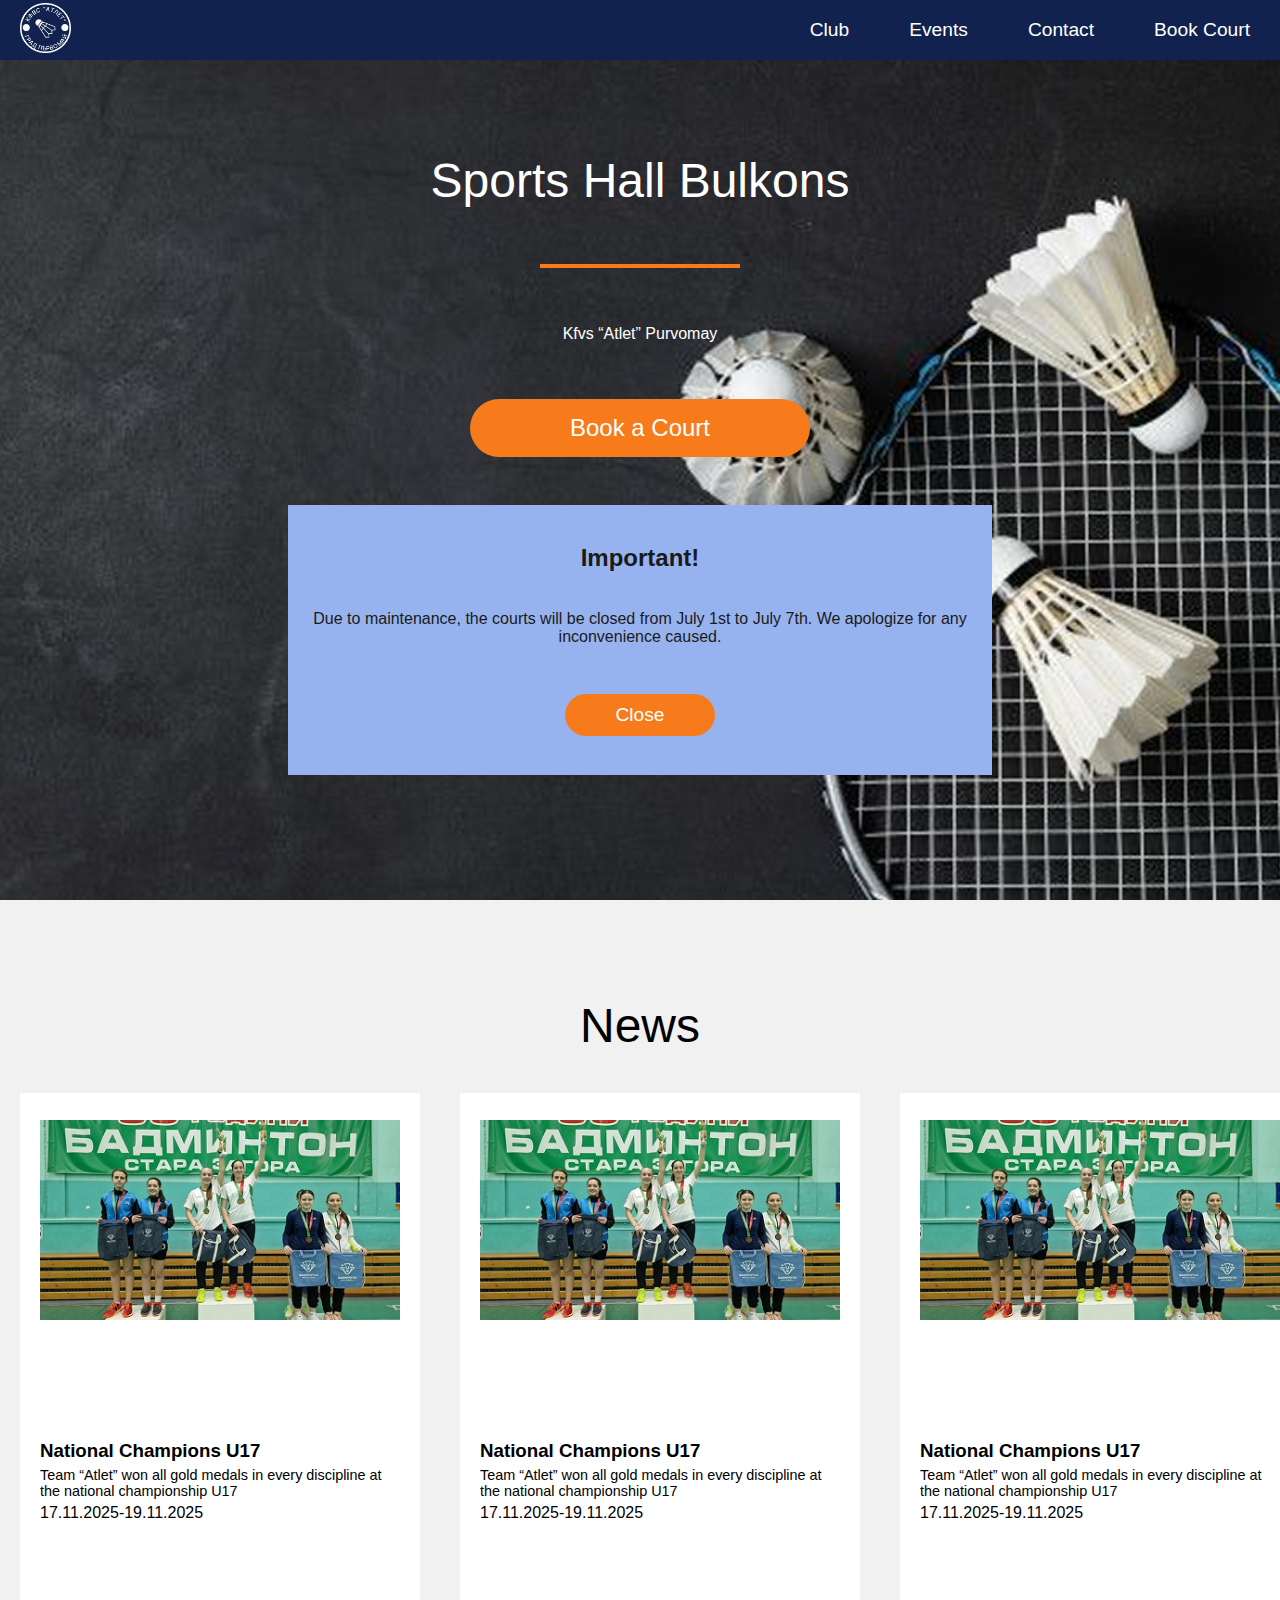
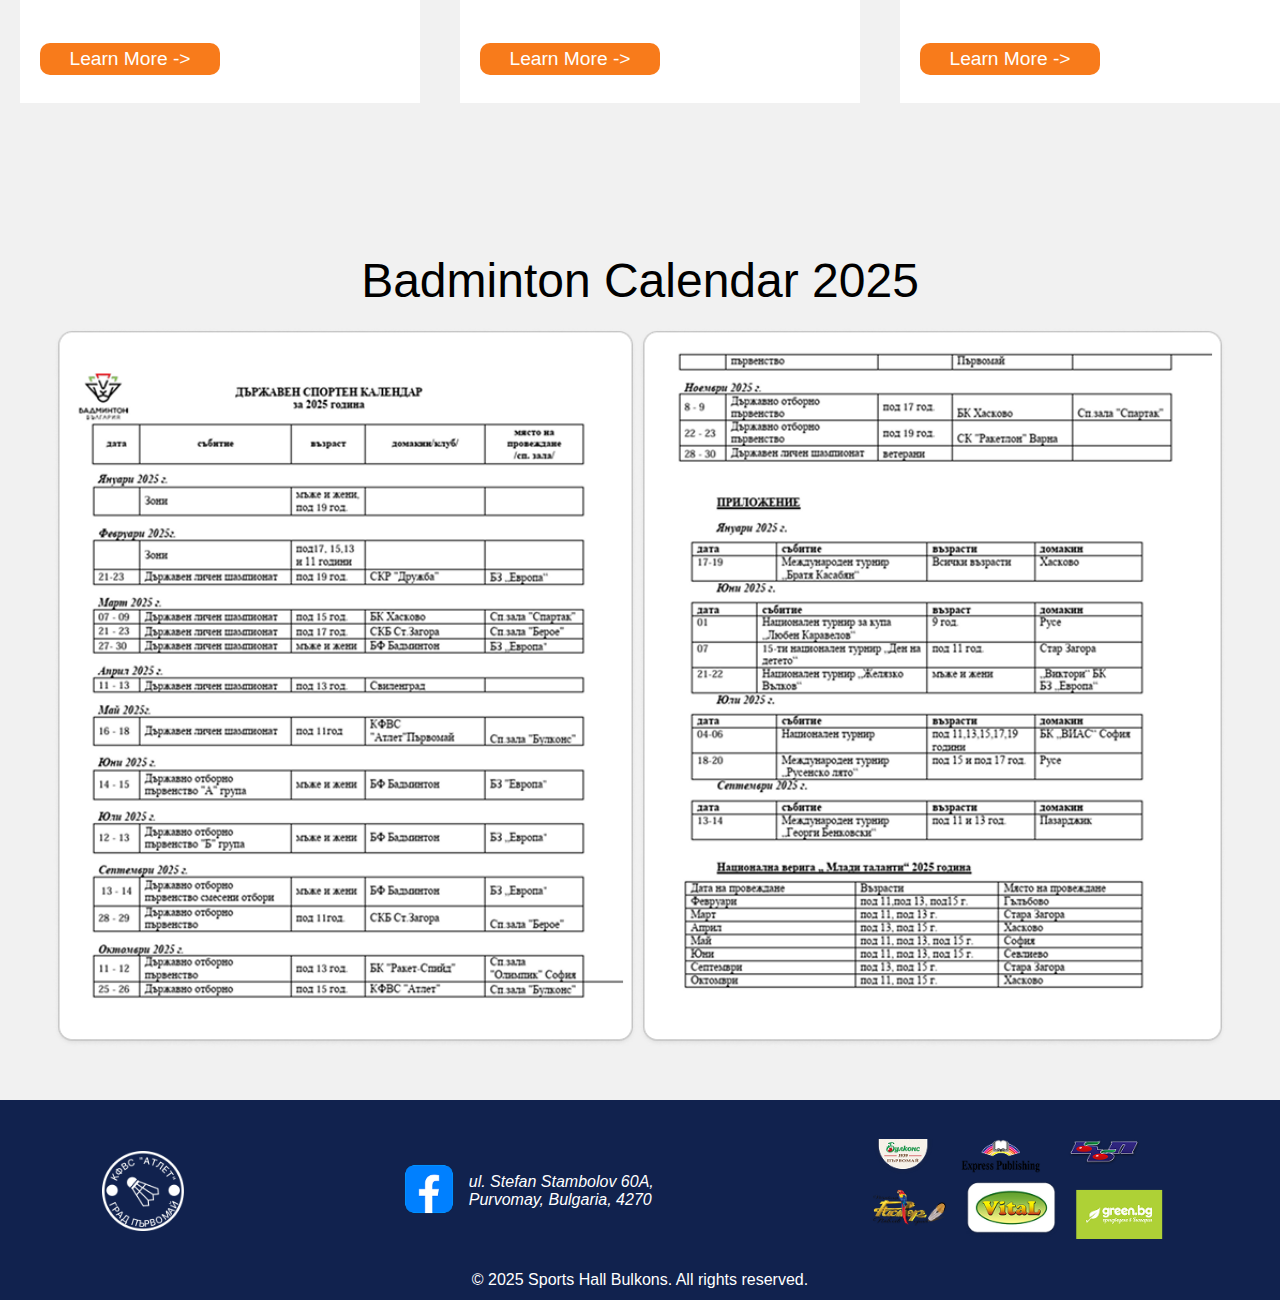
<file: index.html>
<!DOCTYPE html>
<html lang="en">

<head>
    <meta charset="UTF-8">
    <meta name="viewport" content="width=device-width, initial-scale=1.0">
    <link rel="stylesheet" href="styles.css">
    <title>Document</title>
</head>

<body>
    <header>
        <nav>
            <div>
                <a href="index.html">
                    <img src="img/logo.png" alt="Logo" class="logo">
                </a>
            </div>
            <div class="nav-links">
                <a href="club.html">Club</a>
                <a href="events.html">Events</a>
                <a href="contact.html">Contact</a>
                <a href="book.html">Book Court</a>
        </nav>
    </header>
    <section class="hero">
        <div class="hero-top">
            <h1>Sports Hall Bulkons</h1>
            <hr>
            <p>Kfvs “Atlet” Purvomay</p>
            <a href="book.html" class="btn">Book a Court</a>
        </div>
        <div class="announcement">
            <h3>Important!</h3>
            <p>Due to maintenance, the courts will be closed from July 1st to July 7th. We apologize for any
                inconvenience caused.</p>
            <a href="#" class="btn">Close</a>
        </div>
    </section>
    <section class="news">
        <h2>News</h2>
        <div class="news-cards">
            <div class="news-card">
                <img src="img/news1.png" alt="News Image 1">
                <div class="news-content">
                    <h3>National Champions U17</h3>
                    <p>Team “Atlet” won all gold medals in every discipline at the national championship U17</p>
                    <date>17.11.2025-19.11.2025</date>
                </div>
                <a href="#" class="btn">Learn More -></a>

            </div>
            <div class="news-card">
                <img src="img/news1.png" alt="News Image 1">
                <div class="news-content">
                    <h3>National Champions U17</h3>
                    <p>Team “Atlet” won all gold medals in every discipline at the national championship U17</p>
                    <date>17.11.2025-19.11.2025</date>
                </div>
                <a href="#" class="btn">Learn More -></a>

            </div>
            <div class="news-card">
                <img src="img/news1.png" alt="News Image 1">
                <div class="news-content">
                    <h3>National Champions U17</h3>
                    <p>Team “Atlet” won all gold medals in every discipline at the national championship U17</p>
                    <date>17.11.2025-19.11.2025</date>
                </div>
                <a href="#" class="btn">Learn More -></a>

            </div>
        </div>

    </section>
    <section class="calendars">
        <h2>Badminton Calendar 2025</h2>
        <div>
            <img src="img/cal1.png" alt="Calendar Image">
            <img src="img/cal2.png" alt="Calendar Image">
        </div>

    </section>
    <footer>
        <div class="footer-top">
            <img class="logo2" src="img/logo.png" alt="Logo">
            <nav>
                <a class="fb" href="https://www.facebook.com/sportshallbulkons/" target="_blank">
                    <img src="img/fb.png" alt="Facebook Icon">
                </a>
                <address class="address">ul. Stefan Stambolov 60A,
                    Purvomay, Bulgaria, 4270</address>
            </nav>
            <div>
                <img class="sponsors-img" src="img/sponsors.png" alt="Sponsors Images">
            </div>
        </div>
        <p>&copy; 2025 Sports Hall Bulkons. All rights reserved.</p>
    </footer>
</body>

</html>
</file>
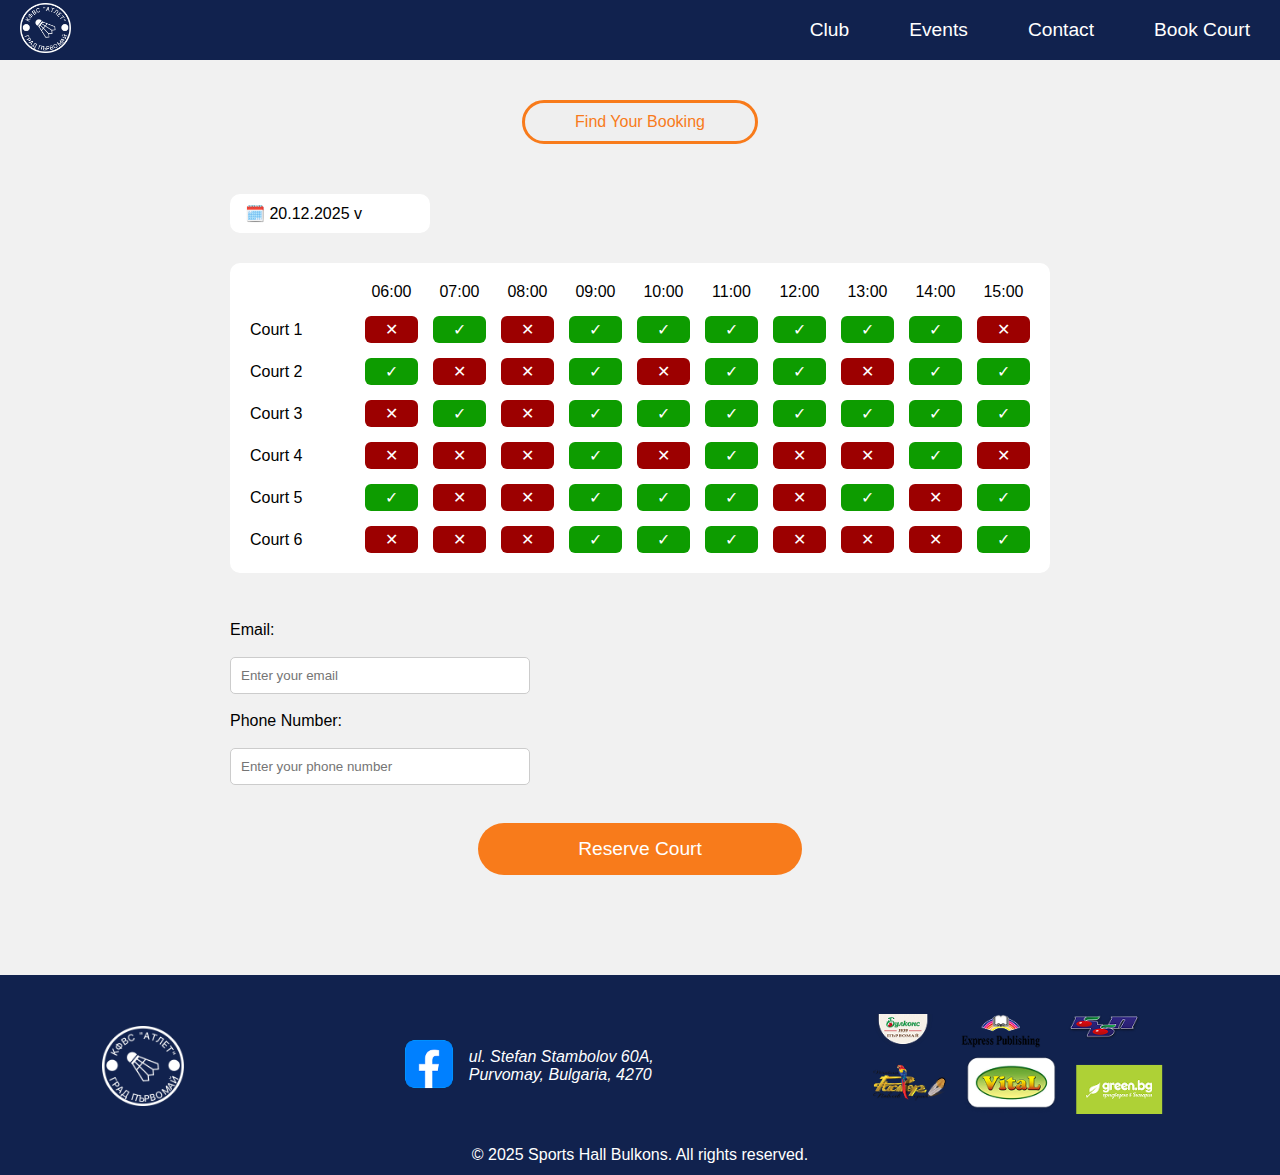
<file: book.html>
<!DOCTYPE html>
<html lang="en">

<head>
    <meta charset="UTF-8">
    <meta name="viewport" content="width=device-width, initial-scale=1.0">
    <link rel="stylesheet" href="styles.css">
    <title>Document</title>
</head>

<body>
    <header>
        <nav>
            <div>
                <a href="index.html">
                    <img src="/img/logo.png" alt="Logo" class="logo">
                </a>
            </div>
            <div class="nav-links">
                <a href="club.html">Club</a>
                <a href="events.html">Events</a>
                <a href="contact.html">Contact</a>
                <a href="book.html">Book Court</a>
        </nav>
    </header>

    <div class="booking-page">
        <button class="find-booking">Find Your Booking</button>
        <div class="booking-container">
            <div class="choose-date">
                <p>🗓️ 20.12.2025 v</p>
            </div>
            <div class="schedule">
                <!-- time headers -->
                <div class="header"></div>
                <div class="header">06:00</div>
                <div class="header">07:00</div>
                <div class="header">08:00</div>
                <div class="header">09:00</div>
                <div class="header">10:00</div>
                <div class="header">11:00</div>
                <div class="header">12:00</div>
                <div class="header">13:00</div>
                <div class="header">14:00</div>
                <div class="header">15:00</div>

                <!-- Court 1 -->
                <div class="court">Court 1</div>
                <div class="slot unavailable">✕</div>
                <div class="slot available">✓</div>
                <div class="slot unavailable">✕</div>
                <div class="slot available">✓</div>
                <div class="slot available">✓</div>
                <div class="slot available">✓</div>
                <div class="slot available">✓</div>
                <div class="slot available">✓</div>
                <div class="slot available">✓</div>
                <div class="slot unavailable">✕</div>

                <!-- Court 2 -->
                <div class="court">Court 2</div>
                <div class="slot available">✓</div>
                <div class="slot unavailable">✕</div>
                <div class="slot unavailable">✕</div>
                <div class="slot available">✓</div>
                <div class="slot unavailable">✕</div>
                <div class="slot available">✓</div>
                <div class="slot available">✓</div>
                <div class="slot unavailable">✕</div>
                <div class="slot available">✓</div>
                <div class="slot available">✓</div>

                <!-- Court 3 -->
                <div class="court">Court 3</div>
                <div class="slot unavailable">✕</div>
                <div class="slot available">✓</div>
                <div class="slot unavailable">✕</div>
                <div class="slot available">✓</div>
                <div class="slot available">✓</div>
                <div class="slot available">✓</div>
                <div class="slot available">✓</div>
                <div class="slot available">✓</div>
                <div class="slot available">✓</div>
                <div class="slot available">✓</div>

                <!-- Court 4 -->
                <div class="court">Court 4</div>
                <div class="slot unavailable">✕</div>
                <div class="slot unavailable">✕</div>
                <div class="slot unavailable">✕</div>
                <div class="slot available">✓</div>
                <div class="slot unavailable">✕</div>
                <div class="slot available">✓</div>
                <div class="slot unavailable">✕</div>
                <div class="slot unavailable">✕</div>
                <div class="slot available">✓</div>
                <div class="slot unavailable">✕</div>

                <!-- Court 5 -->
                <div class="court">Court 5</div>
                <div class="slot available">✓</div>
                <div class="slot unavailable">✕</div>
                <div class="slot unavailable">✕</div>
                <div class="slot available">✓</div>
                <div class="slot available">✓</div>
                <div class="slot available">✓</div>
                <div class="slot unavailable">✕</div>
                <div class="slot available">✓</div>
                <div class="slot unavailable">✕</div>
                <div class="slot available">✓</div>

                <!-- Court 6 -->
                <div class="court">Court 6</div>
                <div class="slot unavailable">✕</div>
                <div class="slot unavailable">✕</div>
                <div class="slot unavailable">✕</div>
                <div class="slot available">✓</div>
                <div class="slot available">✓</div>
                <div class="slot available">✓</div>
                <div class="slot unavailable">✕</div>
                <div class="slot unavailable">✕</div>
                <div class="slot unavailable">✕</div>
                <div class="slot available">✓</div>
            </div>

            <div class="fill-info">
                <label for="email">Email:</label>
                <input type="email" id="email" name="email" placeholder="Enter your email">
                <label for="phone">Phone Number:</label>
                <input type="tel" id="phone" name="phone" placeholder="Enter your phone number">
            </div>
        </div>
        <button class="reserve">Reserve Court</button>

    </div>
    <footer>
        <div class="footer-top">
            <img class="logo2" src="/img/logo.png" alt="Logo">
            <nav>
                <a class="fb" href="https://www.facebook.com/sportshallbulkons/" target="_blank">
                    <img src="/img/fb.png" alt="Facebook Icon">
                </a>
                <address class="address">ul. Stefan Stambolov 60A,
                    Purvomay, Bulgaria, 4270</address>
            </nav>
            <div>
                <img class="sponsors-img" src="img/sponsors.png" alt="Sponsors Images">
            </div>
        </div>
        <p>&copy; 2025 Sports Hall Bulkons. All rights reserved.</p>
    </footer>
</body>

</html>
</file>
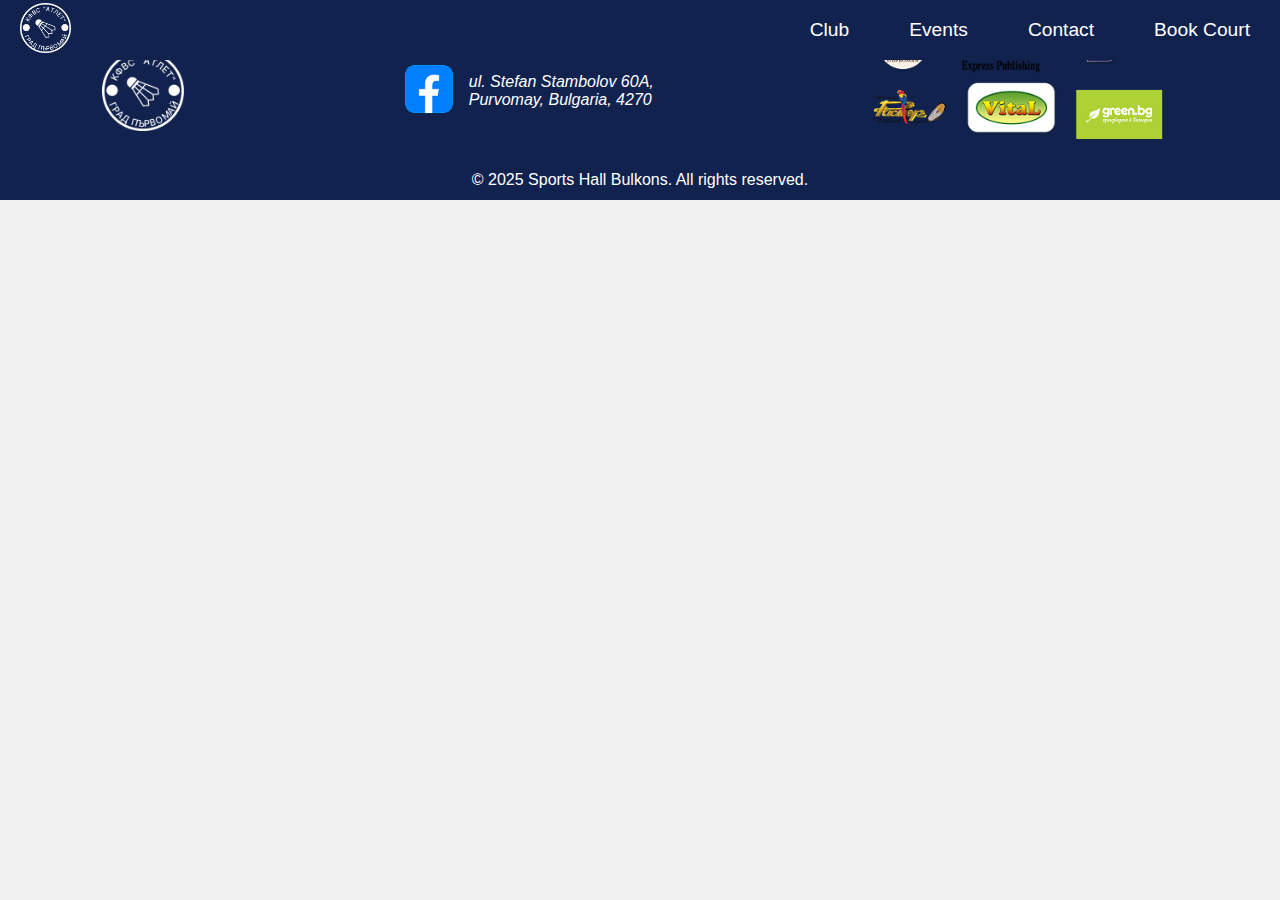
<file: club.html>
<!DOCTYPE html>
<html lang="en">
<head>
    <meta charset="UTF-8">
    <meta name="viewport" content="width=device-width, initial-scale=1.0">
    <link rel="stylesheet" href="styles.css">
    <title>Document</title>
</head>
<body>
        <header>
        <nav>
            <div>
                <a href="index.html">
                    <img src="/img/logo.png" alt="Logo" class="logo">
                </a>
            </div>
            <div class="nav-links">
                <a href="club.html">Club</a>
                <a href="events.html">Events</a>
                <a href="contact.html">Contact</a>
                <a href="book.html">Book Court</a>
        </nav>
    </header>
        <footer>
        <div class="footer-top">
            <img class="logo2" src="/img/logo.png" alt="Logo">
            <nav>
                <a class="fb" href="https://www.facebook.com/sportshallbulkons/" target="_blank">
                    <img src="/img/fb.png" alt="Facebook Icon">
                </a>
                <address class="address">ul. Stefan Stambolov 60A,
                    Purvomay, Bulgaria, 4270</address>
            </nav>
            <div>
                <img class="sponsors-img" src="img/sponsors.png" alt="Sponsors Images">
            </div>
        </div>
        <p>&copy; 2025 Sports Hall Bulkons. All rights reserved.</p>
    </footer>
</body>
</html>
</file>
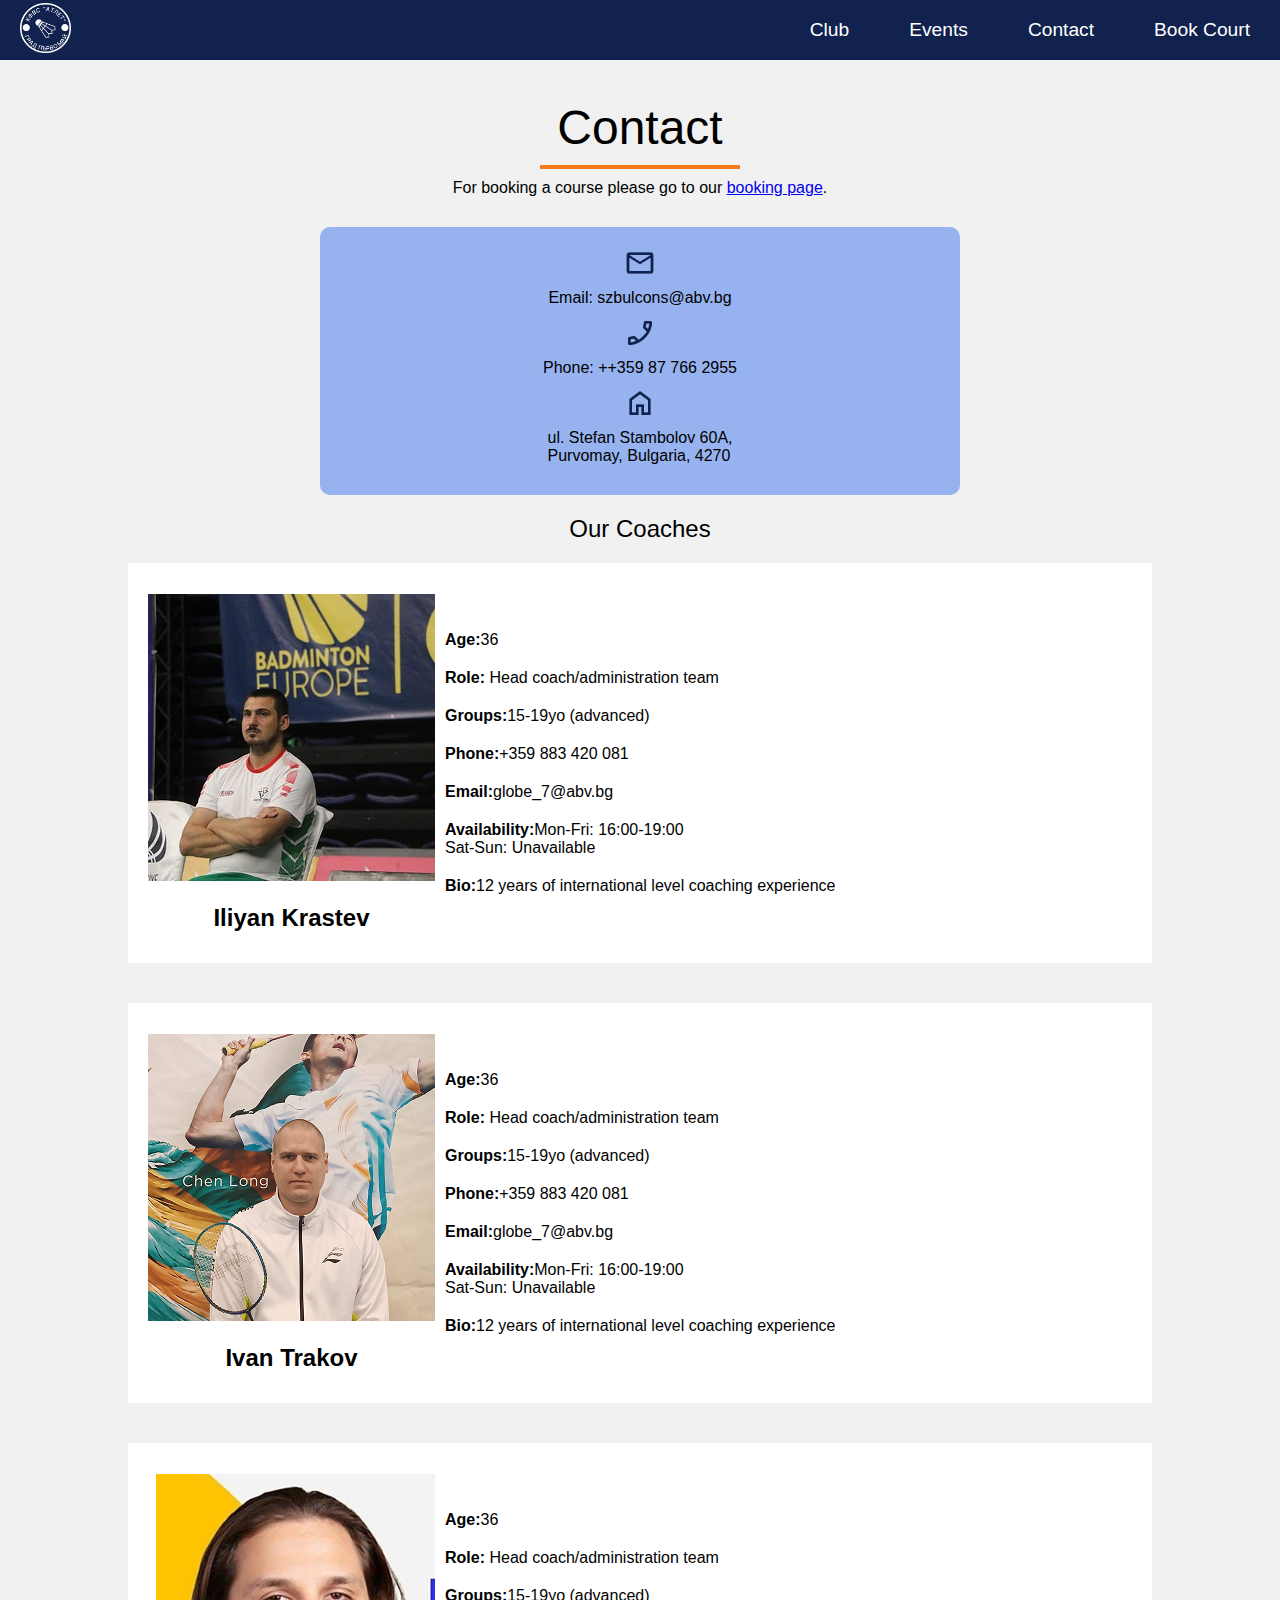
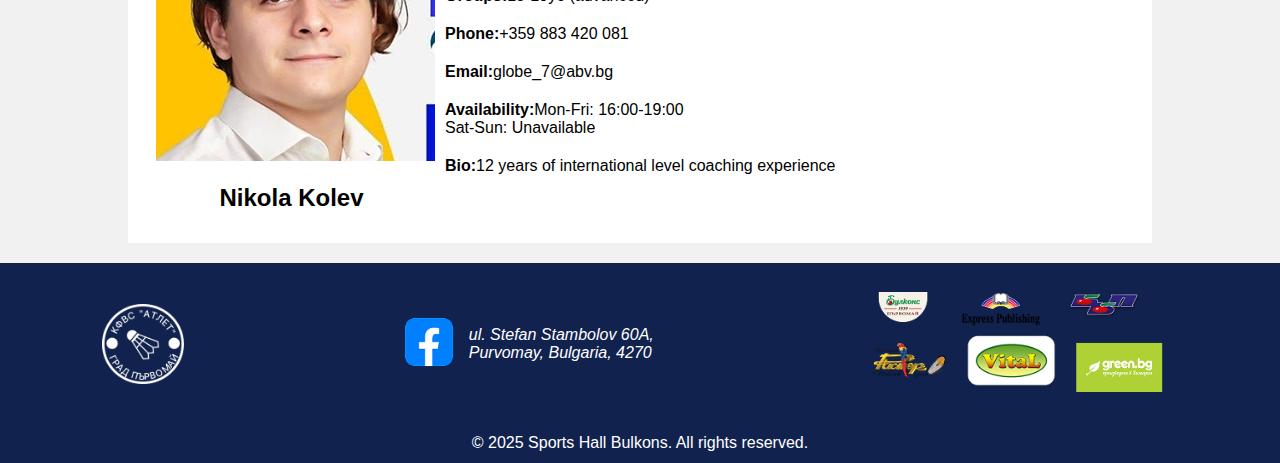
<file: contact.html>
<!DOCTYPE html>
<html lang="en">

<head>
    <meta charset="UTF-8">
    <meta name="viewport" content="width=device-width, initial-scale=1.0">
    <link rel="stylesheet" href="styles.css">
    <title>Document</title>
</head>

<body>
    <header>
        <nav>
            <div>
                <a href="index.html">
                    <img src="img/logo.png" alt="Logo" class="logo">
                </a>
            </div>
            <div class="nav-links">
                <a href="club.html">Club</a>
                <a href="events.html">Events</a>
                <a href="contact.html">Contact</a>
                <a href="book.html">Book Court</a>
        </nav>
    </header>
    <div class="contact-page">
        <h1>Contact</h1>
        <hr>
        <p>For booking a course please go to our <a href="book.html">booking page</a>.</p>
        <div class="contact-info">
            <img src="img/email-icon.png" alt="Email Icon" class="contact-icon">
            <p>Email: szbulcons@abv.bg</p>
            <img src="img/phone-icon.png" alt="Phone Icon" class="contact-icon">
            <p>Phone: ++359 87 766 2955</p>
            <img src="img/home-icon.png" alt="Home Icon" class="contact-icon">
            <p>ul. Stefan Stambolov 60A, <br>
                Purvomay, Bulgaria, 4270</p>
        </div>
        <h2>Our Coaches</h2>
        <div class="coaches">
            <div class="coach-card">
                <div class="coach-card-left">
                    <img src="img/coach1.png" alt="Coach 1">
                    <h3>Iliyan Krastev</h3>
                </div>
                <div class="coach-card-right">
                    <p><strong>Age:</strong>36</p>
                    <p><strong>Role:</strong> Head coach/administration team</p>
                    <p><strong>Groups:</strong>15-19yo (advanced) </p>
                    <p><strong>Phone:</strong>+359 883 420 081</p>
                    <p><strong>Email:</strong>globe_7@abv.bg</p>
                    <p><strong>Availability:</strong>Mon-Fri: 16:00-19:00 <br>
                        Sat-Sun: Unavailable</p>
                    <p><strong>Bio:</strong>12 years of international level coaching experience</p>
                </div>
            </div>

            <div class="coach-card">
                <div class="coach-card-left">
                    <img src="img/coach2.png" alt="Coach 1">
                    <h3>Ivan Trakov</h3>
                </div>
                <div class="coach-card-right">
                    <p><strong>Age:</strong>36</p>
                    <p><strong>Role:</strong> Head coach/administration team</p>
                    <p><strong>Groups:</strong>15-19yo (advanced) </p>
                    <p><strong>Phone:</strong>+359 883 420 081</p>
                    <p><strong>Email:</strong>globe_7@abv.bg</p>
                    <p><strong>Availability:</strong>Mon-Fri: 16:00-19:00 <br>
                        Sat-Sun: Unavailable</p>
                    <p><strong>Bio:</strong>12 years of international level coaching experience</p>
                </div>
            </div>

            <div class="coach-card">
                <div class="coach-card-left">
                    <img src="img/coach3.png" alt="Coach 1">
                    <h3>Nikola Kolev</h3>
                </div>
                <div class="coach-card-right">
                    <p><strong>Age:</strong>36</p>
                    <p><strong>Role:</strong> Head coach/administration team</p>
                    <p><strong>Groups:</strong>15-19yo (advanced) </p>
                    <p><strong>Phone:</strong>+359 883 420 081</p>
                    <p><strong>Email:</strong>globe_7@abv.bg</p>
                    <p><strong>Availability:</strong>Mon-Fri: 16:00-19:00 <br>
                        Sat-Sun: Unavailable</p>
                    <p><strong>Bio:</strong>12 years of international level coaching experience</p>
                </div>
            </div>

        </div>
        <footer>
            <div class="footer-top">
                <img class="logo2" src="img/logo.png" alt="Logo">
                <nav>
                    <a class="fb" href="https://www.facebook.com/sportshallbulkons/" target="_blank">
                        <img src="img/fb.png" alt="Facebook Icon">
                    </a>
                    <address class="address">ul. Stefan Stambolov 60A,
                        Purvomay, Bulgaria, 4270</address>
                </nav>
                <div>
                    <img class="sponsors-img" src="img/sponsors.png" alt="Sponsors Images">
                </div>
            </div>
            <p>&copy; 2025 Sports Hall Bulkons. All rights reserved.</p>
        </footer>
</body>

</html>
</file>
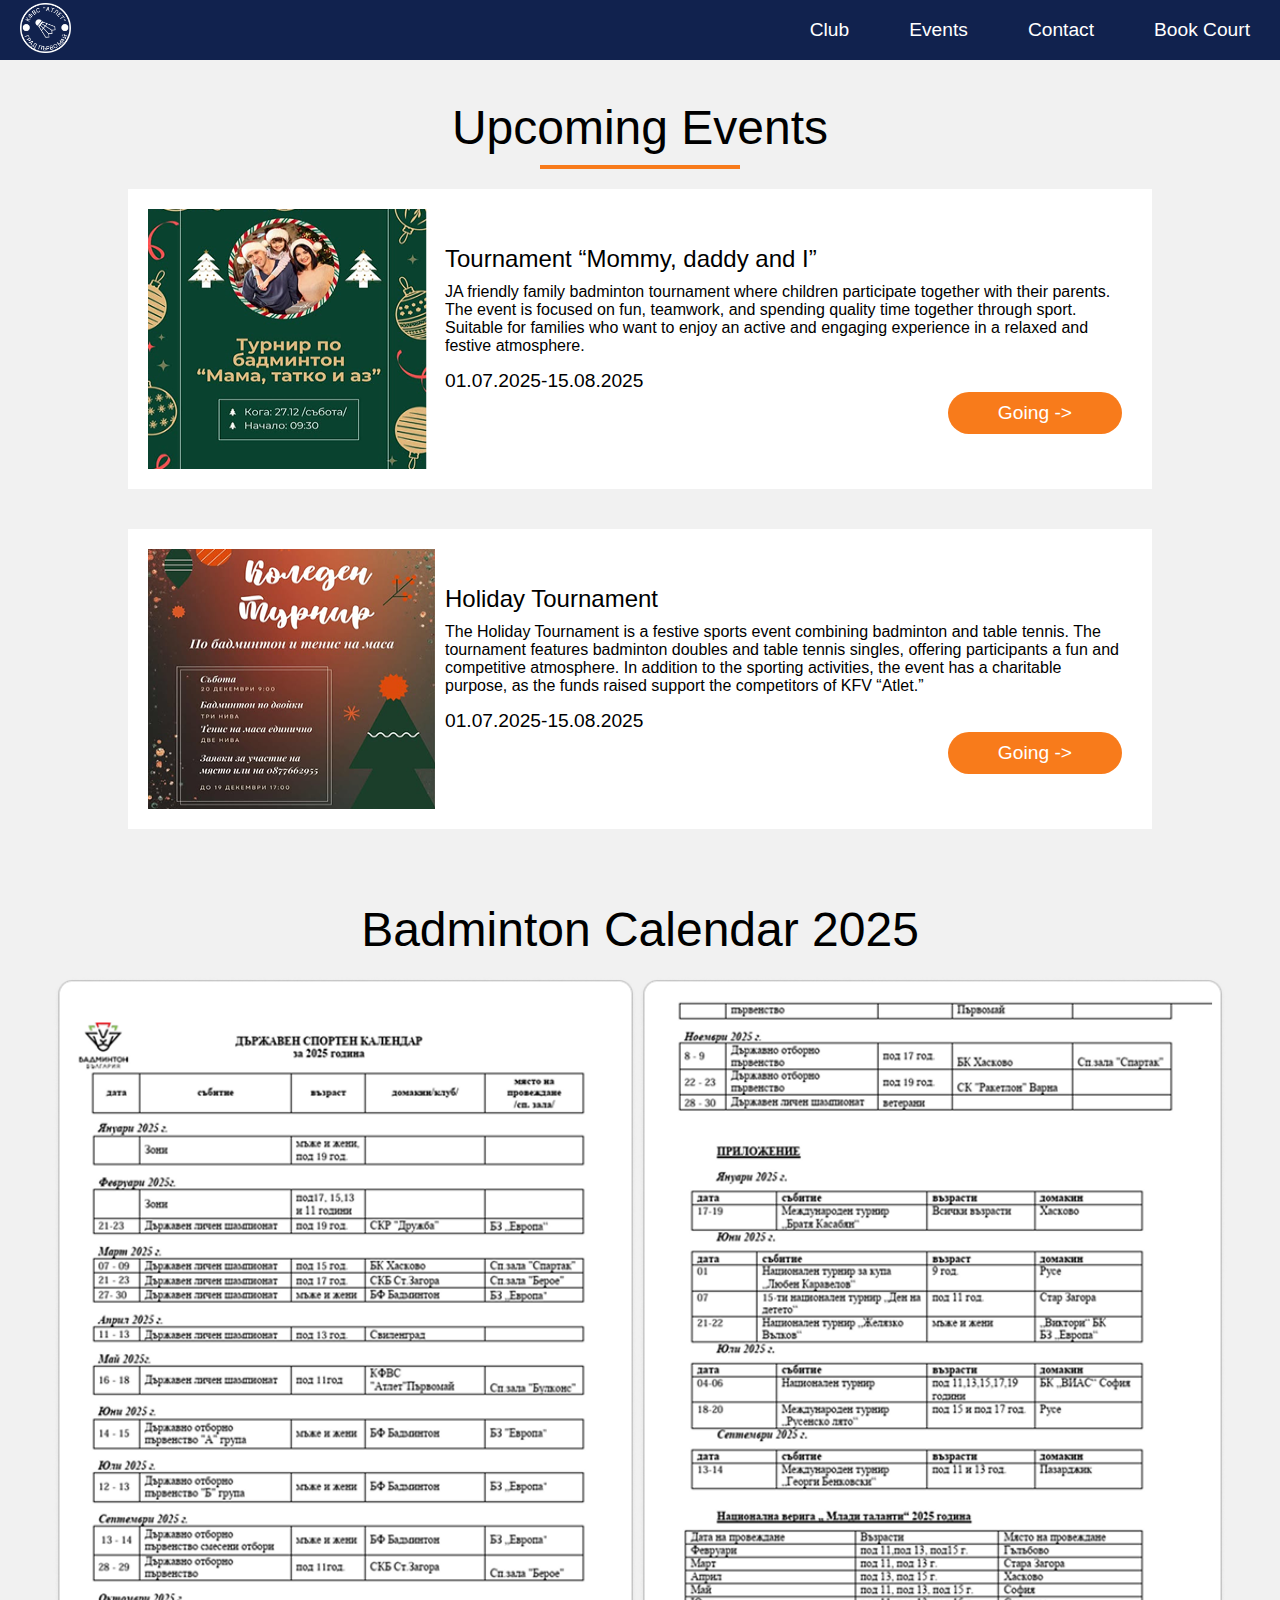
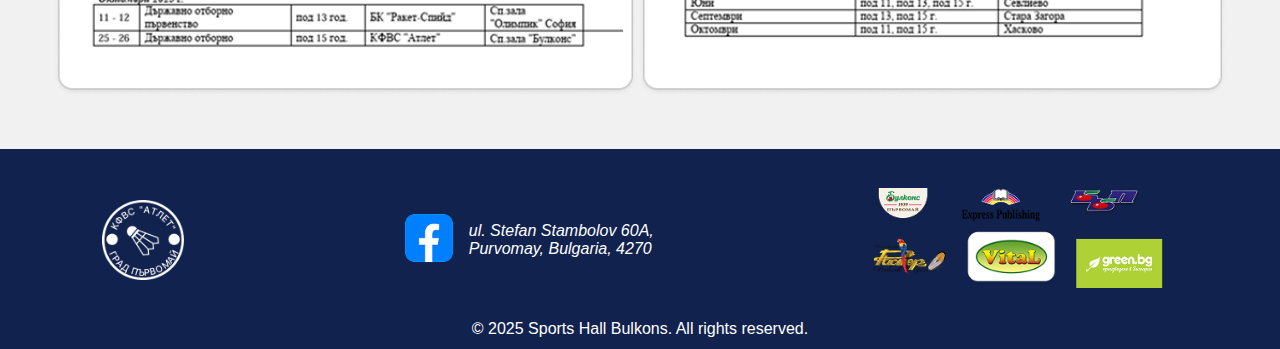
<file: events.html>
<!DOCTYPE html>
<html lang="en">

<head>
    <meta charset="UTF-8">
    <meta name="viewport" content="width=device-width, initial-scale=1.0">
    <link rel="stylesheet" href="styles.css">
    <title>Document</title>
</head>

<body>
    <header>
        <nav>
            <div>
                <a href="index.html">
                    <img src="img/logo.png" alt="Logo" class="logo">
                </a>
            </div>
            <div class="nav-links">
                <a href="club.html">Club</a>
                <a href="events.html">Events</a>
                <a href="contact.html">Contact</a>
                <a href="book.html">Book Court</a>
        </nav>
    </header>
    <div class="events-page">
        <h1>Upcoming Events</h1>
        <hr>
        <div class="events">
            <div class="event-card">
                <img src="img/event1.png" alt="Event Image 1">
                <div class="event-content">
                    <h3>Tournament “Mommy, daddy and I”</h3>
                    <p>JA friendly family badminton tournament where children participate together with their parents.
                        The event is focused on fun, teamwork, and spending quality time together through sport.
                        Suitable for families who want to enjoy an active and engaging experience in a relaxed and
                        festive atmosphere.</p>
                    <date>01.07.2025-15.08.2025</date>
                    <a href="#" class="btn">Going -></a>
                </div>
            </div>
            <div class="event-card">
                <img src="img/event2.png" alt="Event Image 1">
                <div class="event-content">
                    <h3>Holiday Tournament</h3>
                    <p>The Holiday Tournament is a festive sports event combining badminton and table tennis. The
                        tournament features badminton doubles and table tennis singles, offering participants a fun and
                        competitive atmosphere. In addition to the sporting activities, the event has a charitable
                        purpose, as the funds raised support the competitors of KFV “Atlet.”</p>
                    <date>01.07.2025-15.08.2025</date>
                    <a href="#" class="btn">Going -></a>
                </div>
            </div>
        </div>
        <section class="calendars">
            <h2>Badminton Calendar 2025</h2>
            <div>
                <img src="img/cal1.png" alt="Calendar Image">
                <img src="img/cal2.png" alt="Calendar Image">
            </div>

        </section>
        <footer>
            <footer>
                <div class="footer-top">
                    <img class="logo2" src="img/logo.png" alt="Logo">
                    <nav>
                        <a class="fb" href="https://www.facebook.com/sportshallbulkons/" target="_blank">
                            <img src="img/fb.png" alt="Facebook Icon">
                        </a>
                        <address class="address">ul. Stefan Stambolov 60A,
                            Purvomay, Bulgaria, 4270</address>
                    </nav>
                    <div>
                        <img class="sponsors-img" src="img/sponsors.png" alt="Sponsors Images">
                    </div>
                </div>
                <p>&copy; 2025 Sports Hall Bulkons. All rights reserved.</p>
            </footer>
</body>

</html>
</file>
<file: styles.css>
* {
    margin: 0;
    padding: 0;
    box-sizing: border-box;
    font-family: 'Manrope', sans-serif;
    font-weight: lighter;
}

body {
    background-color: #F1F1F1;
}

section {
    height: 100vh;
    width: 100%;
    display: flex;
    flex-direction: column;
    justify-content: center;
    align-items: center;
}

.btn {
    background-color: #F87B1B;
    color: #fff;
    text-decoration: none;
}

header {
    background-color: #11224E;
    width: 100%;
    height: 60px;
    position: fixed;
}



nav {
    display: flex;
    justify-content: space-between;
    align-items: center;
    height: 100%;

}

.nav-links {
    display: flex;
    height: 100%;
    align-items: center;
}

.nav-links a {
    color: #fff;
    text-decoration: none;
    font-size: 1.2em;
    padding: 10px 30px;
    height: 100%;
    display: flex;
    align-items: center;
}

.nav-links a:hover {
    background-color: #071026;
    transition: 300ms;
}

.logo {
    height: 50px;
    margin-left: 20px;
}

.hero {
    background: url('img/home-bg.png') no-repeat center center/cover;

}

.hero-top {
    height: 40%;
    color: #fff;
    display: flex;
    flex-direction: column;
    ;
    justify-content: space-around;
    align-items: center;
}

.hero-top h1 {
    font-size: 3em;
    font-weight: normal;
}

hr {
    width: 200px;
    border: #F87B1B 2px solid;
}

.hero-top a {
    padding: 15px 100px;
    font-size: 1.5em;
    border-radius: 50px;
}

.announcement {
    background-color: #97B3EF;
    color: #1A1A1A;
    display: flex;
    flex-direction: column;
    justify-content: space-around;
    align-items: center;
    padding: 20px;
    height: 30%;
    width: 55%;
    margin-top: 20px;
    ;
}

.announcement h3 {
    font-size: 1.5em;
    font-weight: bold;
}

.announcement p {
    text-align: center;
}

.announcement a {
    padding: 10px 50px;
    font-size: 1.2em;
    border-radius: 50px;
    margin-top: 10px;
}


.news h2 {
    font-size: 3em;
    font-weight: normal;
    margin-bottom: 20px;
}

.news-cards {
    height: 70%;
    display: flex;
    overflow-x: auto;
    overflow-y: hidden;
    width: 100vw;
}

.news-card {
    display: flex;
    flex-direction: column;
    justify-content: space-around;
    align-items: center;
    width: 400px;
    height: 100%;
    background-color: #fff;
    padding: 20px;
    flex-shrink: 0;
    margin: 20px;
}

.news-card img {
    width: 100%;
    height: 200px;
    object-fit: cover;
}

.news-content {
    display: flex;
    flex-direction: column;
    justify-content: center;
    align-items: left;
    height: 50%;
}

.news-content h3 {
    font-weight: bold;
    margin-bottom: 5px;
    ;
}

.news-content p {
    font-size: 0.9em;
    margin-bottom: 5px;
}

.news-content date {
    font-weight: normal;
}

.news-card a {
    font-size: 1.2em;
    width: 50%;
    text-align: center;
    padding: 5px 10px;
    border-radius: 10px;
    margin-right: auto;
    margin-bottom: 20px;
}

.calendars h2 {
    font-size: 3em;
    font-weight: normal;
    margin-bottom: 20px;
}

.calendars div {
    display: flex;
    height: 80%;
}

footer {
    background-color: #11224E;
    height: 200px;
    display: flex;
    flex-direction: column;
    justify-content: center;
    align-items: center;
    width: 100%;

}

.footer-top {
    display: flex;
    justify-content: space-around;
    align-items: center;
    width: 100%;
    height: 80%;
}

.logo2 {
    height: 80px;
}

.footer-top nav {
    display: flex;
    justify-content: center;
}

.footer-top nav a {
    color: #fff;


}

.fb img {
    height: 80px;
}

.sponsors-img {
    height: 100px;
}

.address {
    color: #fff;
    width: 200px;
}

footer p {
    color: #fff;
}

/* Booking Page Styles */
.booking-page {
    padding: 100px 20px;
    display: flex;
    flex-direction: column;
    align-items: center;
}

.find-booking {
    color: #F87B1B;
    border: #F87B1B 3px solid;
    padding: 10px 50px;
    border-radius: 50px;
    font-weight: normal;
    font-size: 1em;
    margin-bottom: 50px;
    cursor: pointer;
}


.choose-date {
    background-color: #fff;
    width: 200px;
    padding: 10px 15px;
    border-radius: 10px;
    cursor: pointer;
}

.choose-date:hover {
    background-color: #ccc;
    transition: 300ms;
}

.find-booking:hover {
    background-color: #F87B1B;
    color: #fff;
    transition: 300ms;
}


.schedule {
    display: grid;
    grid-template-columns: 100px repeat(10, 1fr);
    gap: 15px;
    align-items: center;
    background-color: #fff;
    border-radius: 10px;
    padding: 20px;
    margin: 30px 0;
}

.header {
    text-align: center;
}


.slot {
    text-align: center;
    padding: 4px 20px;
    border-radius: 6px;
    color: white;
    cursor: pointer;
}

.available {
    background: #0D9C00;
}

.unavailable {
    background: #9C0000;
}

.fill-info{
    display: flex;
    flex-direction: column;
    width: 300px;
    height: 200px;
    justify-content: space-evenly;
}
.fill-info input {
    padding: 10px;
    border: 1px solid #ccc;
    border-radius: 5px;

}

.reserve {
    background-color: #F87B1B;
    color: #fff;
    border: none;
    padding: 15px 100px;
    font-size: 1.2em;
    border-radius: 50px;
    cursor: pointer;
    margin-top: 20px;
    margin-left: auto;
    margin-right: auto;

}
.reserve:hover {
    background-color: #D96A00;
    transition: 300ms;
}

/* contact */

.contact-page {
    padding-top: 100px;
    display: flex;
    flex-direction: column;
    align-items: center;
}
.contact-page h1 {
    margin-bottom: 10px;
    font-size: 3em;

}

.contact-page p {
    margin: 10px 0;
}

.contact-info {
    display: flex;
    flex-direction: column;
    align-items: center;
    padding: 20px 30px;
    background-color: #97B3EF;
    margin: 20px 0;
    border-radius: 10px;
    width: 50%;
}
.coaches {
    display: flex;
    flex-direction: column;
    align-items: center;
    width: 100%;
}
.coach-card{
    background-color: #fff;
    display: flex;
    width: 80%;
    height: 400px;
    padding: 20px;
    margin: 20px 0;;

}
.coach-card-left{
    display: flex;
    flex-direction: column;
    justify-content: space-around;
    align-items: center;
    height: 100%;
}
.coach-card-left h3 {
    font-size: 1.5em;
    font-weight: bold;
}

.coach-card-right {
    display: flex;
    flex-direction: column;
    justify-content: center;
    padding: 10px;;
}
.coach-card-right p strong {
    font-weight: bold;
}

.events-page {
    padding-top: 100px;
    display: flex;
    flex-direction: column;
    align-items: center;
    width: 100%;
}
.events-page h1 {
    margin-bottom: 10px;
    font-size: 3em; 
}

.events {
    width: 100%;
    display: flex;
    flex-direction: column;
    align-items: center;
}

.event-card {
    background-color: #fff;
    display: flex;
    width: 80%;
    height: 300px;
    padding: 20px;
    margin: 20px 0;
}
.event-content {
    display: flex;
    flex-direction: column;
    justify-content: center;
    padding: 10px;
}
.event-content h3 {
    font-size: 1.5em;
    font-weight: normal;
    margin-bottom: 10px;
}
.event-content p {
    margin-bottom: 15px;
}
.event-content date {
    font-size: 1.2em;
}
.event-card a {
    align-self: center;
    margin-left: auto;
    padding: 10px 50px;
    font-size: 1.2em;
    border-radius: 50px;
}
</file>
